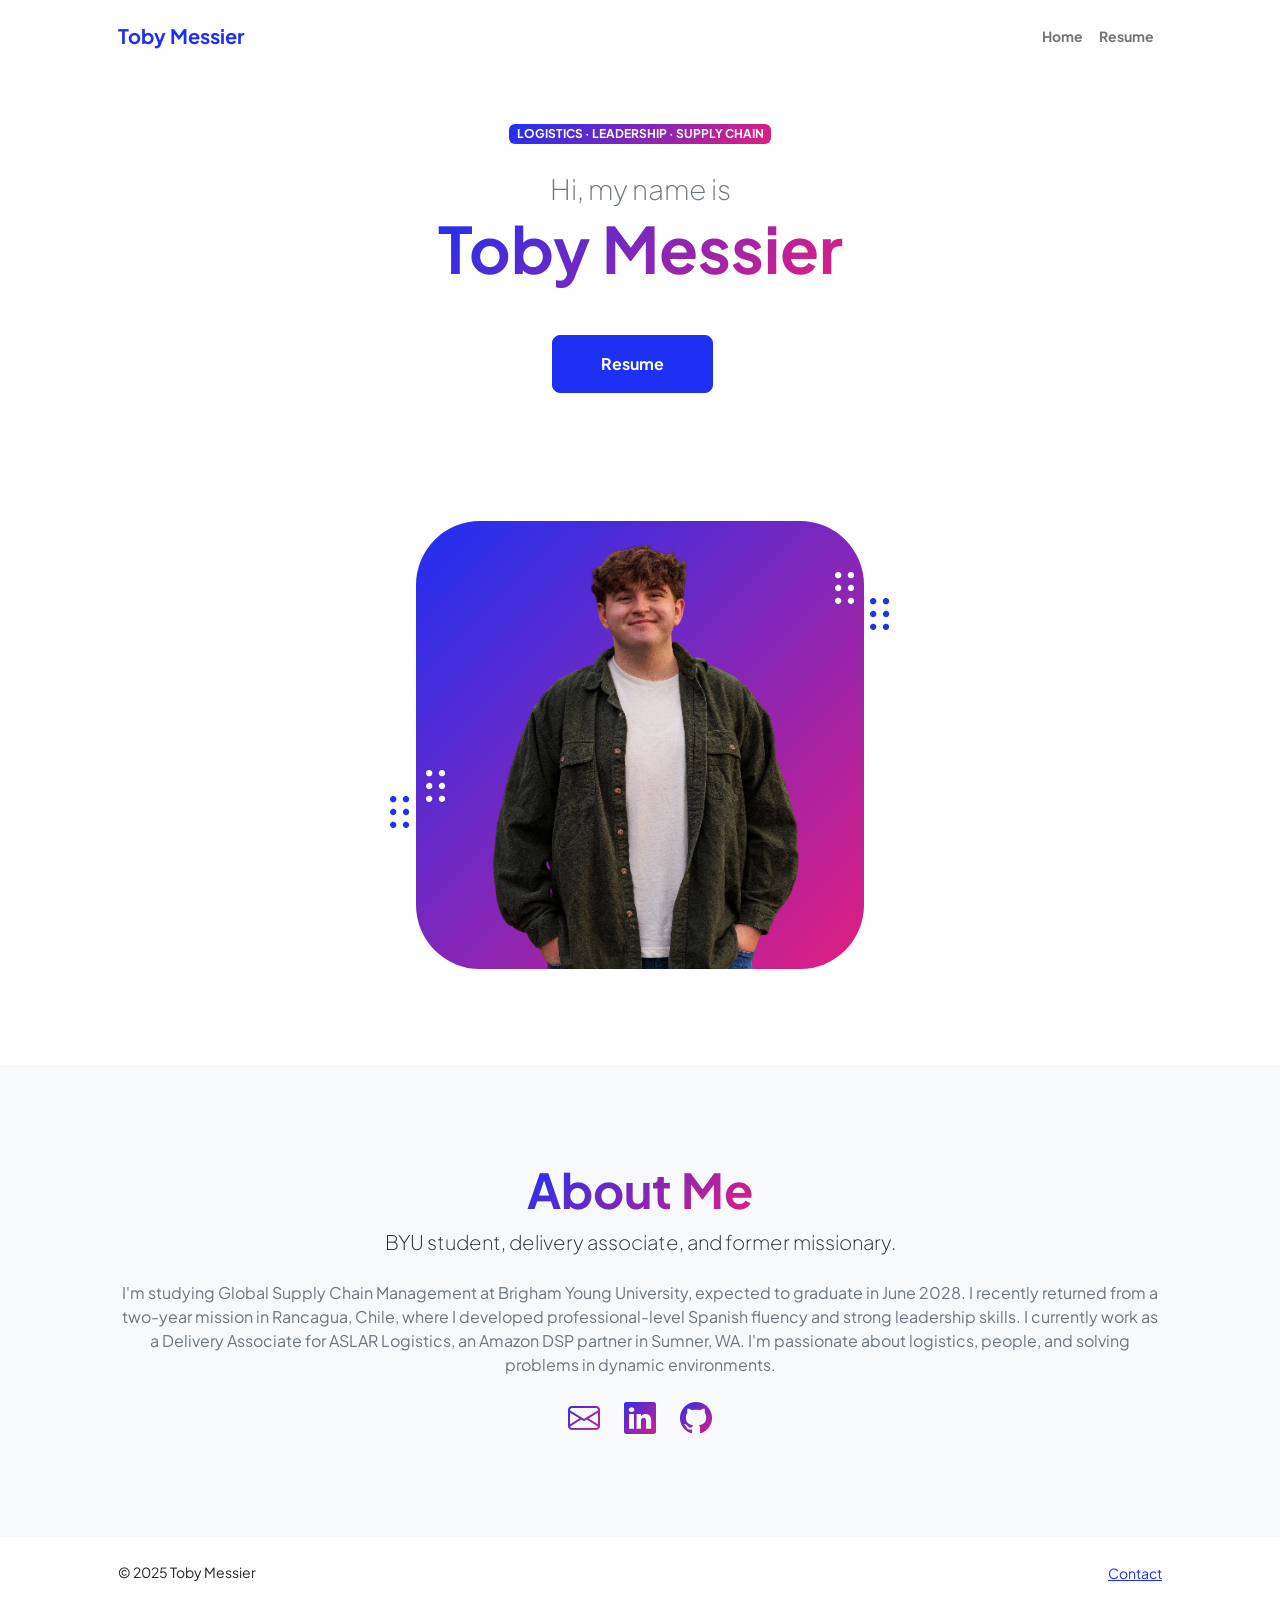
<file: index.html>
<!DOCTYPE html>
<html lang="en">
    <head>
        <meta charset="utf-8" />
        <meta name="viewport" content="width=device-width, initial-scale=1, shrink-to-fit=no" />
        <title>Toby Messier</title>
        <!-- Favicon -->
        <link rel="icon" type="image/x-icon" href="assets/favicon.ico" />
        <!-- Google Font -->
        <link rel="preconnect" href="https://fonts.googleapis.com" />
        <link rel="preconnect" href="https://fonts.gstatic.com" crossorigin />
        <link href="https://fonts.googleapis.com/css2?family=Plus+Jakarta+Sans:wght@100;200;300;400;500;600;700;800;900&display=swap" rel="stylesheet" />
        <!-- Bootstrap Icons -->
        <link href="https://cdn.jsdelivr.net/npm/bootstrap-icons@1.8.1/font/bootstrap-icons.css" rel="stylesheet" />
        <!-- Theme CSS -->
        <link href="css/styles.css" rel="stylesheet" />
    </head>
    <body class="d-flex flex-column h-100">
        <main class="flex-shrink-0">


            <!-- Navigation -->
            <nav class="navbar navbar-expand-lg navbar-light bg-white py-3">
                <div class="container px-5">
                    <a class="navbar-brand" href="index.html"><span class="fw-bolder text-primary">Toby Messier</span></a>
                    <button class="navbar-toggler" type="button" data-bs-toggle="collapse" data-bs-target="#navbarSupportedContent" aria-controls="navbarSupportedContent" aria-expanded="false" aria-label="Toggle navigation"><span class="navbar-toggler-icon"></span></button>
                    <div class="collapse navbar-collapse" id="navbarSupportedContent">
                        <ul class="navbar-nav ms-auto mb-2 mb-lg-0 small fw-bolder">
                            <li class="nav-item"><a class="nav-link" href="index.html">Home</a></li>
                            <li class="nav-item"><a class="nav-link" href="resume.html">Resume</a></li>
                        </ul>
                    </div>
                </div>
            </nav>


            <!-- Header -->
            <header class="py-5">
                <div class="container px-5 pb-5">
                    <div class="row gx-5 align-items-center">
                        <div class="col-xxl-5">
                            <div class="text-center text-xxl-start">
                                <div class="badge bg-gradient-primary-to-secondary text-white mb-4">
                                    <div class="text-uppercase">Logistics &middot; Leadership &middot; Supply Chain</div>
                                </div>
                                <div class="fs-3 fw-light text-muted">Hi, my name is</div>
                                <h1 class="display-3 fw-bolder mb-5"><span class="text-gradient d-inline">Toby Messier</span></h1>
                                <div class="d-grid gap-3 d-sm-flex justify-content-sm-center justify-content-xxl-start mb-3">
                                    <a class="btn btn-primary btn-lg px-5 py-3 me-sm-3 fs-6 fw-bolder" href="resume.html">Resume</a>
                                </div>
                            </div>
                        </div>
                        <div class="col-xxl-7">
                            <div class="d-flex justify-content-center mt-5 mt-xxl-0">
                                <div class="profile bg-gradient-primary-to-secondary">
                                    <img class="profile-img" src="assets/profile.png" alt="Toby Messier" />
                                    <div class="dots-1">
                                        <svg version="1.1" xmlns="http://www.w3.org/2000/svg" xmlns:xlink="http://www.w3.org/1999/xlink" x="0px" y="0px" viewBox="0 0 191.6 1215.4" style="enable-background:new 0 0 191.6 1215.4" xml:space="preserve">
                                            <g transform="translate(0.000000,1280.000000) scale(0.100000,-0.100000)">
                                                <path d="M227.7,12788.6c-105-35-200-141-222-248c-43-206,163-412,369-369c155,32,275,190,260,339c-11,105-90,213-190,262C383.7,12801.6,289.7,12808.6,227.7,12788.6z"></path>
                                                <path d="M1507.7,12788.6c-151-50-253-216-222-362c25-119,136-230,254-255c194-41,395,142,375,339c-11,105-90,213-190,262C1663.7,12801.6,1569.7,12808.6,1507.7,12788.6z"></path>
                                                <path d="M227.7,11508.6c-105-35-200-141-222-248c-43-206,163-412,369-369c155,32,275,190,260,339c-11,105-90,213-190,262C383.7,11521.6,289.7,11528.6,227.7,11508.6z"></path>
                                                <path d="M1507.7,11508.6c-151-50-253-216-222-362c25-119,136-230,254-255c194-41,395,142,375,339c-11,105-90,213-190,262C1663.7,11521.6,1569.7,11528.6,1507.7,11508.6z"></path>
                                                <path d="M227.7,10228.6c-105-35-200-141-222-248c-43-206,163-412,369-369c155,32,275,190,260,339c-11,105-90,213-190,262C383.7,10241.6,289.7,10248.6,227.7,10228.6z"></path>
                                                <path d="M1507.7,10228.6c-105-35-200-141-222-248c-43-206,163-412,369-369c155,32,275,190,260,339c-11,105-90,213-190,262C1663.7,10241.6,1569.7,10248.6,1507.7,10228.6z"></path>
                                            </g>
                                        </svg>
                                    </div>
                                    <div class="dots-2">
                                        <svg version="1.1" xmlns="http://www.w3.org/2000/svg" xmlns:xlink="http://www.w3.org/1999/xlink" x="0px" y="0px" viewBox="0 0 191.6 1215.4" style="enable-background:new 0 0 191.6 1215.4" xml:space="preserve">
                                            <g transform="translate(0.000000,1280.000000) scale(0.100000,-0.100000)">
                                                <path d="M227.7,12788.6c-105-35-200-141-222-248c-43-206,163-412,369-369c155,32,275,190,260,339c-11,105-90,213-190,262C383.7,12801.6,289.7,12808.6,227.7,12788.6z"></path>
                                                <path d="M1507.7,12788.6c-151-50-253-216-222-362c25-119,136-230,254-255c194-41,395,142,375,339c-11,105-90,213-190,262C1663.7,12801.6,1569.7,12808.6,1507.7,12788.6z"></path>
                                                <path d="M227.7,11508.6c-105-35-200-141-222-248c-43-206,163-412,369-369c155,32,275,190,260,339c-11,105-90,213-190,262C383.7,11521.6,289.7,11528.6,227.7,11508.6z"></path>
                                                <path d="M1507.7,11508.6c-151-50-253-216-222-362c25-119,136-230,254-255c194-41,395,142,375,339c-11,105-90,213-190,262C1663.7,11521.6,1569.7,11528.6,1507.7,11508.6z"></path>
                                                <path d="M227.7,10228.6c-105-35-200-141-222-248c-43-206,163-412,369-369c155,32,275,190,260,339c-11,105-90,213-190,262C383.7,10241.6,289.7,10248.6,227.7,10228.6z"></path>
                                                <path d="M1507.7,10228.6c-105-35-200-141-222-248c-43-206,163-412,369-369c155,32,275,190,260,339c-11,105-90,213-190,262C1663.7,10241.6,1569.7,10248.6,1507.7,10228.6z"></path>
                                            </g>
                                        </svg>
                                    </div>
                                    <div class="dots-3">
                                        <svg version="1.1" xmlns="http://www.w3.org/2000/svg" xmlns:xlink="http://www.w3.org/1999/xlink" x="0px" y="0px" viewBox="0 0 191.6 1215.4" style="enable-background:new 0 0 191.6 1215.4" xml:space="preserve">
                                            <g transform="translate(0.000000,1280.000000) scale(0.100000,-0.100000)">
                                                <path d="M227.7,12788.6c-105-35-200-141-222-248c-43-206,163-412,369-369c155,32,275,190,260,339c-11,105-90,213-190,262C383.7,12801.6,289.7,12808.6,227.7,12788.6z"></path>
                                                <path d="M1507.7,12788.6c-151-50-253-216-222-362c25-119,136-230,254-255c194-41,395,142,375,339c-11,105-90,213-190,262C1663.7,12801.6,1569.7,12808.6,1507.7,12788.6z"></path>
                                                <path d="M227.7,11508.6c-105-35-200-141-222-248c-43-206,163-412,369-369c155,32,275,190,260,339c-11,105-90,213-190,262C383.7,11521.6,289.7,11528.6,227.7,11508.6z"></path>
                                                <path d="M1507.7,11508.6c-151-50-253-216-222-362c25-119,136-230,254-255c194-41,395,142,375,339c-11,105-90,213-190,262C1663.7,11521.6,1569.7,11528.6,1507.7,11508.6z"></path>
                                                <path d="M227.7,10228.6c-105-35-200-141-222-248c-43-206,163-412,369-369c155,32,275,190,260,339c-11,105-90,213-190,262C383.7,10241.6,289.7,10248.6,227.7,10228.6z"></path>
                                                <path d="M1507.7,10228.6c-105-35-200-141-222-248c-43-206,163-412,369-369c155,32,275,190,260,339c-11,105-90,213-190,262C1663.7,10241.6,1569.7,10248.6,1507.7,10228.6z"></path>
                                            </g>
                                        </svg>
                                    </div>
                                    <div class="dots-4">
                                        <svg version="1.1" xmlns="http://www.w3.org/2000/svg" xmlns:xlink="http://www.w3.org/1999/xlink" x="0px" y="0px" viewBox="0 0 191.6 1215.4" style="enable-background:new 0 0 191.6 1215.4" xml:space="preserve">
                                            <g transform="translate(0.000000,1280.000000) scale(0.100000,-0.100000)">
                                                <path d="M227.7,12788.6c-105-35-200-141-222-248c-43-206,163-412,369-369c155,32,275,190,260,339c-11,105-90,213-190,262C383.7,12801.6,289.7,12808.6,227.7,12788.6z"></path>
                                                <path d="M1507.7,12788.6c-151-50-253-216-222-362c25-119,136-230,254-255c194-41,395,142,375,339c-11,105-90,213-190,262C1663.7,12801.6,1569.7,12808.6,1507.7,12788.6z"></path>
                                                <path d="M227.7,11508.6c-105-35-200-141-222-248c-43-206,163-412,369-369c155,32,275,190,260,339c-11,105-90,213-190,262C383.7,11521.6,289.7,11528.6,227.7,11508.6z"></path>
                                                <path d="M1507.7,11508.6c-151-50-253-216-222-362c25-119,136-230,254-255c194-41,395,142,375,339c-11,105-90,213-190,262C1663.7,11521.6,1569.7,11528.6,1507.7,11508.6z"></path>
                                                <path d="M227.7,10228.6c-105-35-200-141-222-248c-43-206,163-412,369-369c155,32,275,190,260,339c-11,105-90,213-190,262C383.7,10241.6,289.7,10248.6,227.7,10228.6z"></path>
                                                <path d="M1507.7,10228.6c-105-35-200-141-222-248c-43-206,163-412,369-369c155,32,275,190,260,339c-11,105-90,213-190,262C1663.7,10241.6,1569.7,10248.6,1507.7,10228.6z"></path>
                                            </g>
                                        </svg>
                                    </div>
                                </div>
                            </div>
                        </div>
                    </div>
                </div>
            </header>


            <!-- About Section -->
            <section class="bg-light py-5">
                <div class="container px-5">
                    <div class="row gx-5 justify-content-center">
                        <div class="col-xxl-8">
                            <div class="text-center my-5">
                                <h2 class="display-5 fw-bolder"><span class="text-gradient d-inline">About Me</span></h2>
                                <p class="lead fw-light mb-4">BYU student, delivery associate, and former missionary.</p>
                                <p class="text-muted">I'm studying Global Supply Chain Management at Brigham Young University, expected to graduate in June 2028. I recently returned from a two-year mission in Rancagua, Chile, where I developed professional-level Spanish fluency and strong leadership skills. I currently work as a Delivery Associate for ASLAR Logistics, an Amazon DSP partner in Sumner, WA. I'm passionate about logistics, people, and solving problems in dynamic environments.</p>
                                <div class="d-flex justify-content-center fs-2 gap-4">
                                    <a class="text-gradient" href="mailto:messier.toby.g@gmail.com"><i class="bi bi-envelope"></i></a>
                                    <a class="text-gradient" href="https://linkedin.com/"><i class="bi bi-linkedin"></i></a>
                                    <a class="text-gradient" href="https://github.com/Stinkywaffle"><i class="bi bi-github"></i></a>
                                </div>
                            </div>
                        </div>
                    </div>
                </div>
            </section>


        </main>


        <!-- Footer -->
        <footer class="bg-white py-4 mt-auto">
            <div class="container px-5">
                <div class="row align-items-center justify-content-between flex-column flex-sm-row">
                    <div class="col-auto"><div class="small m-0">© 2025 Toby Messier</div></div>
                    <div class="col-auto">
                        <a class="small" href="mailto:messier.toby.g@gmail.com">Contact</a>
                    </div>
                </div>
            </div>
        </footer>


        <!-- Bootstrap JS -->
        <script src="https://cdn.jsdelivr.net/npm/bootstrap@5.2.3/dist/js/bootstrap.bundle.min.js"></script>
        <!-- Theme JS -->
        <script src="js/scripts.js"></script>


    </body>
</html>
</file>
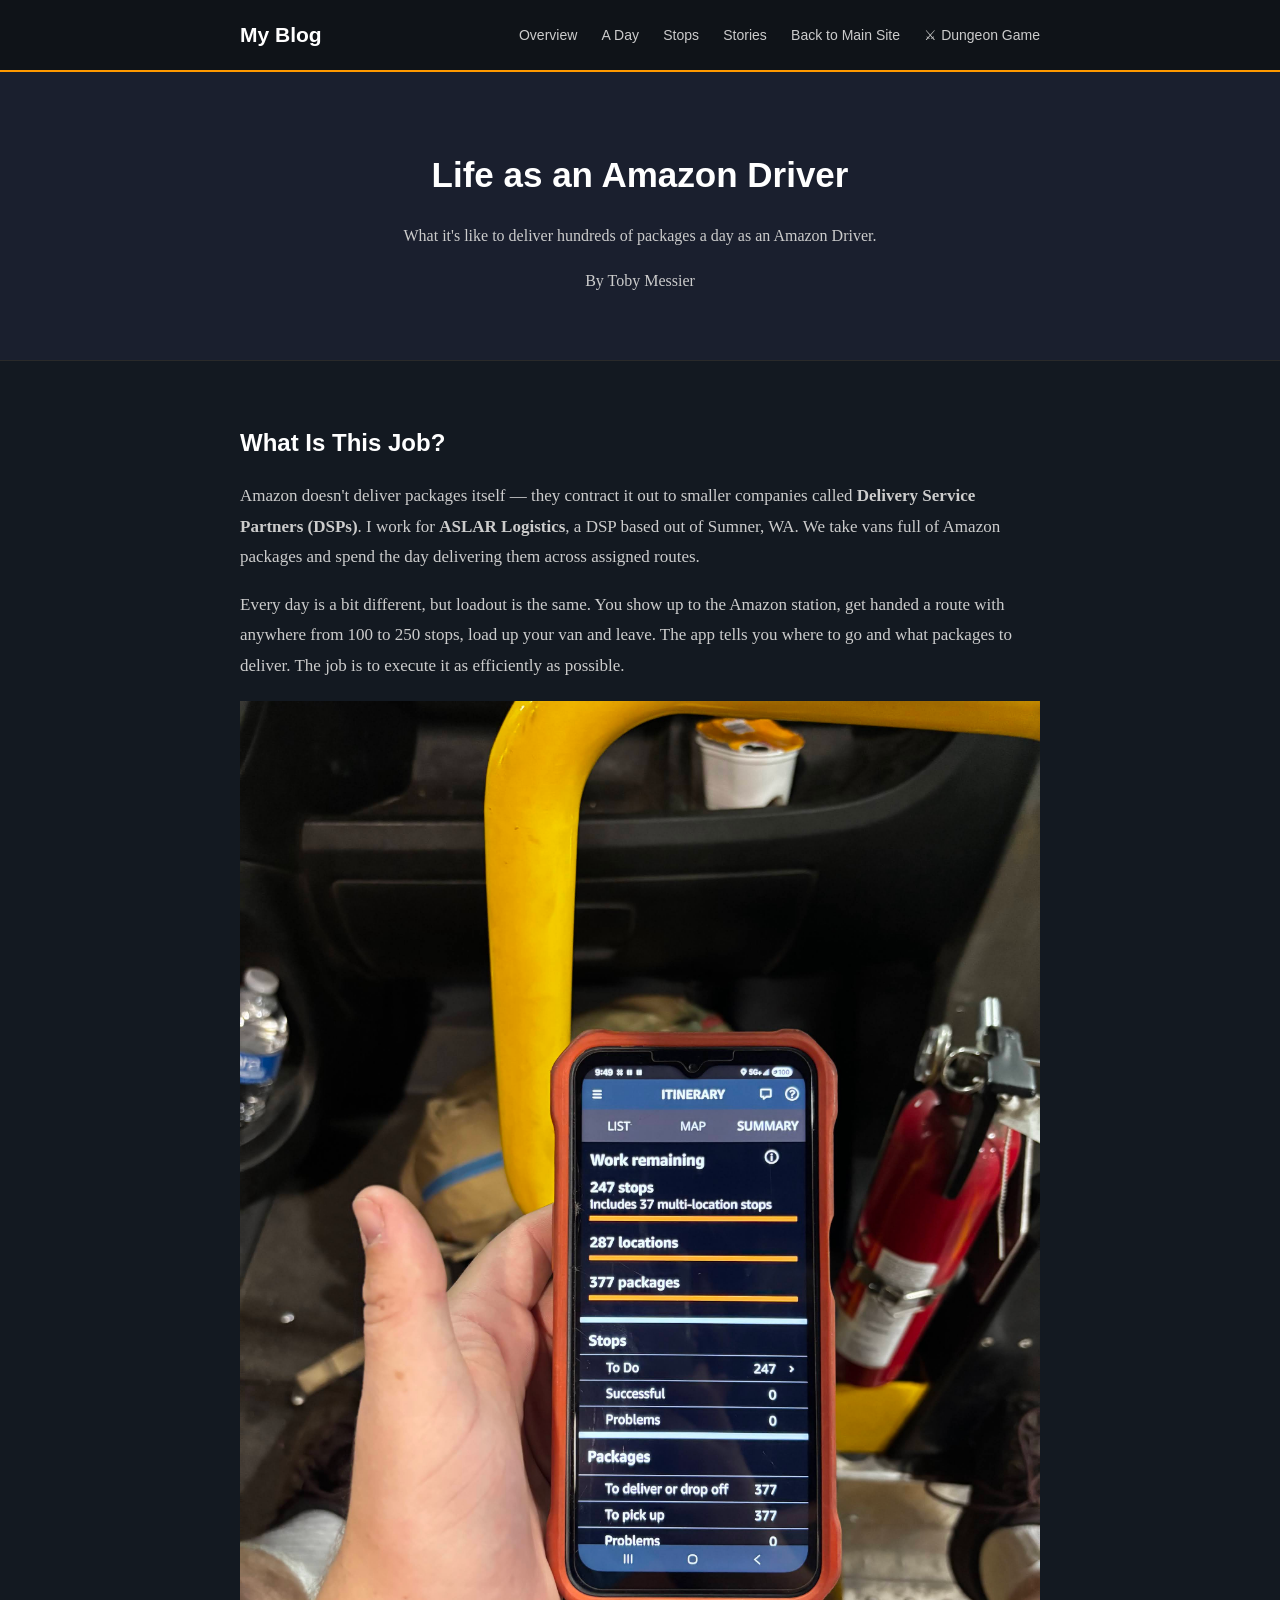
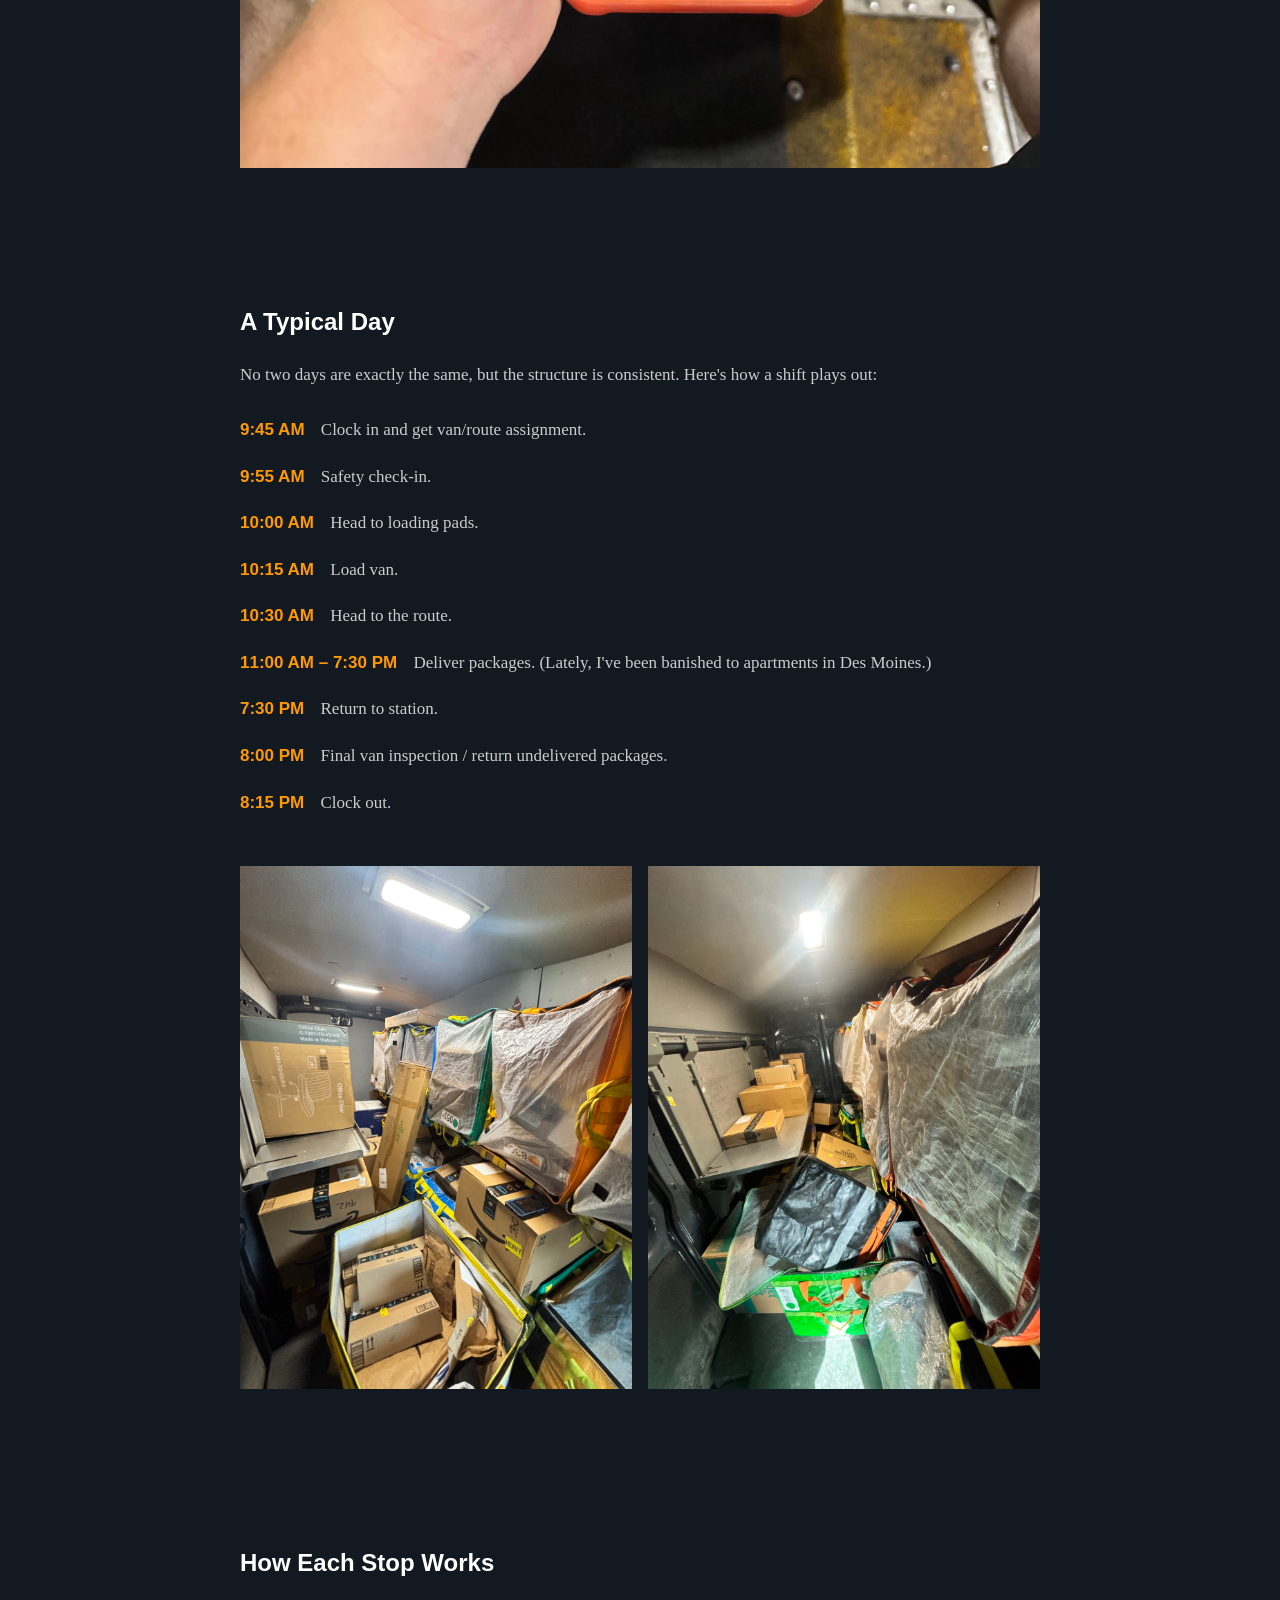
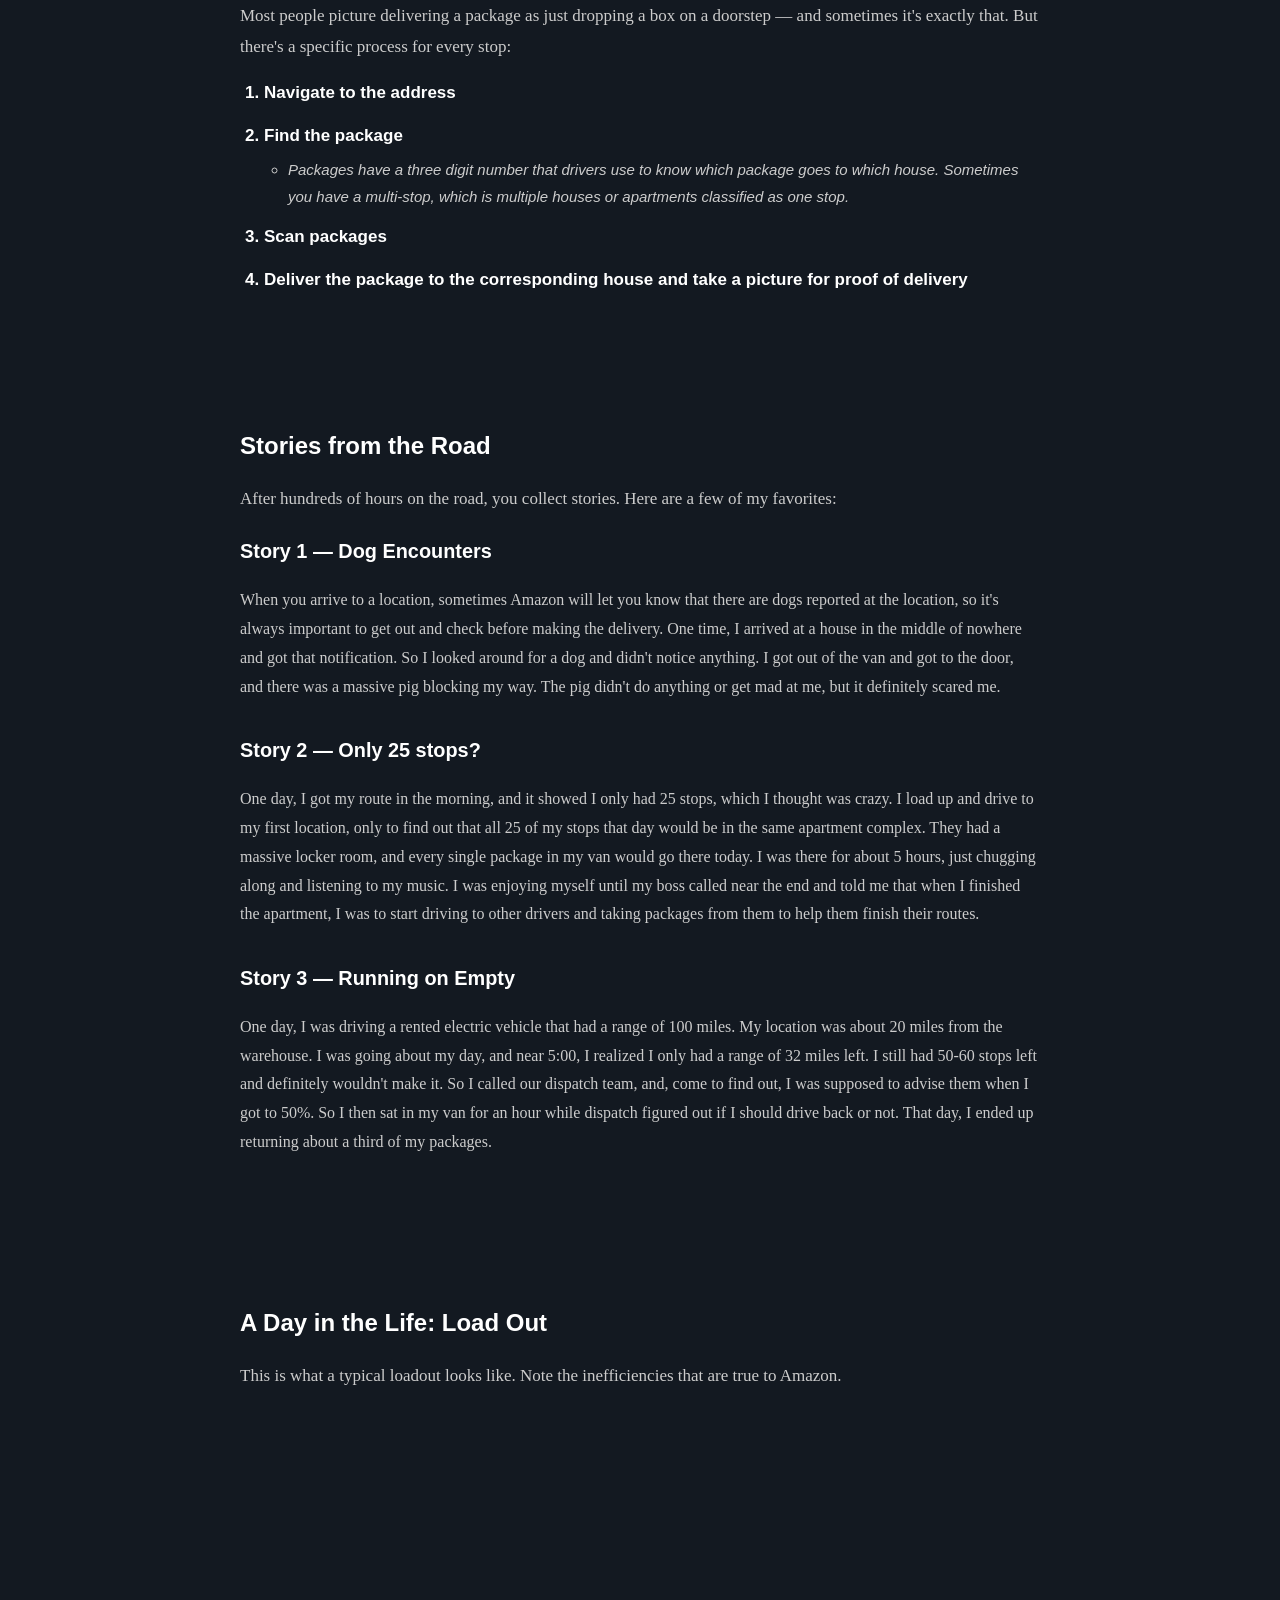
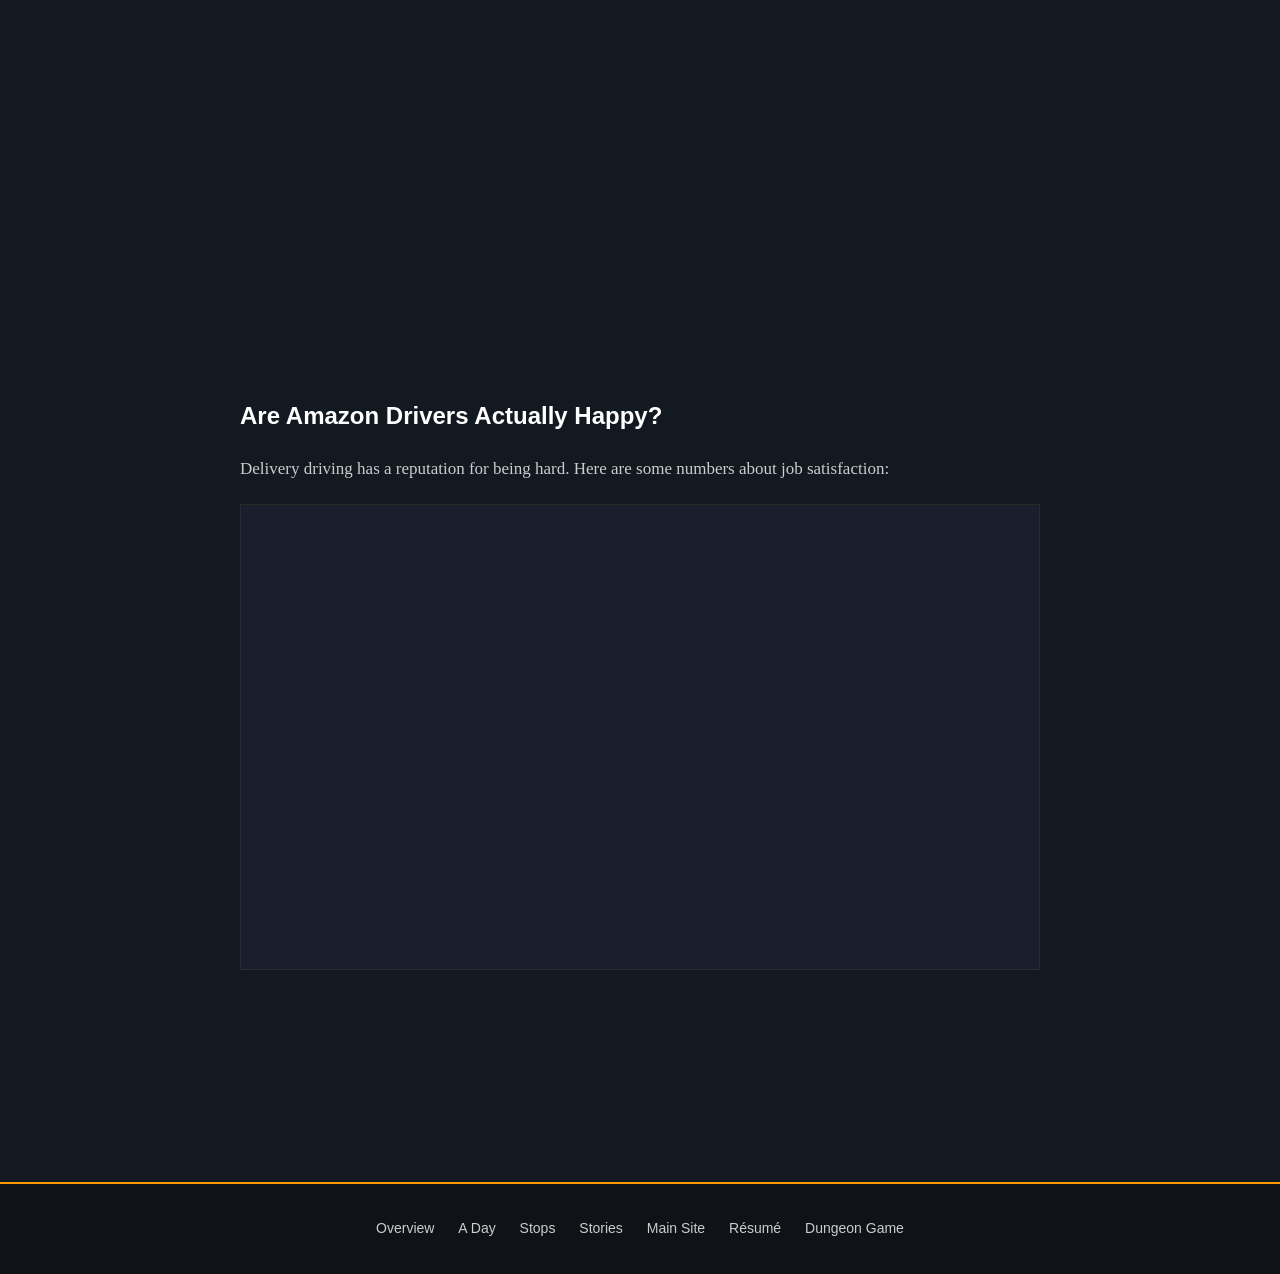
<file: blog.html>
<!DOCTYPE html>
<html lang="en">
<head>
  <meta charset="UTF-8"/>
  <meta name="viewport" content="width=device-width, initial-scale=1.0"/>
  <title>Life as an Amazon Driver</title>
  <link rel="stylesheet" href="blog-style.css"/>
</head>
<body>


  <!-- Navigation Bar -->
  <div id="top-nav">
    <div class="nav-inner">
      <div class="nav-logo">My Blog</div>
      <nav>
        <a href="#overview">Overview</a>
        <a href="#typical-day">A Day</a>
        <a href="#how-stops-work">Stops</a>
        <a href="#storys">Stories</a>
        <a href="index.html">Back to Main Site</a>
        <a href="game.html">⚔ Dungeon Game</a>
      </nav>
    </div>
  </div>


  <!-- Page Header -->
  <div id="blog-header">
    <h1>Life as an Amazon Driver</h1>
    <p>What it's like to deliver hundreds of packages a day as an Amazon Driver.</p>
    <p>By Toby Messier</p>
  </div>


  <!-- Main Content -->
  <div id="main-content">


    <!-- Overview Section -->
    <div class="blog-section" id="overview">
      <h2>What Is This Job?</h2>
      <p>
        Amazon doesn't deliver packages itself — they contract it out to smaller companies
        called <strong>Delivery Service Partners (DSPs)</strong>. I work for
        <strong>ASLAR Logistics</strong>, a DSP based out of Sumner, WA. We take vans full of
        Amazon packages and spend the day delivering them across assigned routes.
      </p>
      <p>
        Every day is a bit different, but loadout is the same. You show up to the Amazon station,
        get handed a route with anywhere from 100 to 250 stops, load up your van and leave. The app
        tells you where to go and what packages to deliver. The job is to execute it as efficiently
        as possible.
      </p>
      <img src="images/IMG_2423.jpg" alt="Amazon delivery app showing 247 stops and 377 packages" class="blog-img"/>
    </div>


    <!-- A Typical Day Section -->
    <div class="blog-section" id="typical-day">
      <h2>A Typical Day</h2>
      <p>No two days are exactly the same, but the structure is consistent. Here's how a shift plays out:</p>
      <ul class="schedule-list">
        <li><span class="time">9:45 AM</span> Clock in and get van/route assignment.</li>
        <li><span class="time">9:55 AM</span> Safety check-in.</li>
        <li><span class="time">10:00 AM</span> Head to loading pads.</li>
        <li><span class="time">10:15 AM</span> Load van.</li>
        <li><span class="time">10:30 AM</span> Head to the route.</li>
        <li><span class="time">11:00 AM – 7:30 PM</span> Deliver packages. (Lately, I've been banished to apartments in Des Moines.)</li>
        <li><span class="time">7:30 PM</span> Return to station.</li>
        <li><span class="time">8:00 PM</span> Final van inspection / return undelivered packages.</li>
        <li><span class="time">8:15 PM</span> Clock out.</li>
      </ul>
      <div class="img-row">
        <div>
          <img src="images/IMG_5108.jpg" alt="Inside of fully loaded Amazon delivery van" class="blog-img"/>
        </div>
        <div>
          <img src="images/IMG_4429.jpg" alt="Side view of packed Amazon delivery van" class="blog-img"/>
        </div>
      </div>
    </div>


    <!-- How Each Stop Works Section -->
    <div class="blog-section" id="how-stops-work">
      <h2>How Each Stop Works</h2>
      <p>Most people picture delivering a package as just dropping a box on a doorstep — and sometimes it's exactly that. But there's a specific process for every stop:</p>
      <ol class="stop-steps">
        <li>Navigate to the address</li>
        <li>
          Find the package
          <ul>
            <li><em>Packages have a three digit number that drivers use to know which package goes to which house. Sometimes you have a multi-stop, which is multiple houses or apartments classified as one stop.</em></li>
          </ul>
        </li>
        <li>Scan packages</li>
        <li>Deliver the package to the corresponding house and take a picture for proof of delivery</li>
      </ol>
    </div>


    <!-- Stories Section -->
    <div class="blog-section" id="storys">
      <h2>Stories from the Road</h2>
      <p>After hundreds of hours on the road, you collect stories. Here are a few of my favorites:</p>

      <div class="story-card">
        <h3>Story 1 — Dog Encounters</h3>
        <p>
          When you arrive to a location, sometimes Amazon will let you know that there are dogs
          reported at the location, so it's always important to get out and check before making
          the delivery. One time, I arrived at a house in the middle of nowhere and got that
          notification. So I looked around for a dog and didn't notice anything. I got out of
          the van and got to the door, and there was a massive pig blocking my way. The pig
          didn't do anything or get mad at me, but it definitely scared me.
        </p>
      </div>

      <div class="story-card">
        <h3>Story 2 — Only 25 stops?</h3>
        <p>
          One day, I got my route in the morning, and it showed I only had 25 stops, which I
          thought was crazy. I load up and drive to my first location, only to find out that
          all 25 of my stops that day would be in the same apartment complex. They had a massive
          locker room, and every single package in my van would go there today. I was there for
          about 5 hours, just chugging along and listening to my music. I was enjoying myself
          until my boss called near the end and told me that when I finished the apartment, I
          was to start driving to other drivers and taking packages from them to help them finish
          their routes.
        </p>
      </div>

      <div class="story-card">
        <h3>Story 3 — Running on Empty</h3>
        <p>
          One day, I was driving a rented electric vehicle that had a range of 100 miles. My
          location was about 20 miles from the warehouse. I was going about my day, and near
          5:00, I realized I only had a range of 32 miles left. I still had 50-60 stops left
          and definitely wouldn't make it. So I called our dispatch team, and, come to find out,
          I was supposed to advise them when I got to 50%. So I then sat in my van for an hour
          while dispatch figured out if I should drive back or not. That day, I ended up
          returning about a third of my packages.
        </p>
      </div>
    </div>


    <!-- Video Section -->
    <div class="blog-section" id="video">
      <h2>A Day in the Life: Load Out</h2>
      <p>This is what a typical loadout looks like. Note the inefficiencies that are true to Amazon.</p>
      <div class="video-wrapper">
        <iframe
          src="https://www.youtube.com/embed/TTNI0BpCIo0"
          title="Amazon Delivery Driver Day in the Life"
          allow="accelerometer; autoplay; clipboard-write; encrypted-media; gyroscope; picture-in-picture; web-share"
          allowfullscreen>
        </iframe>
      </div>
    </div>


    <!-- Tableau Graph Section -->
    <div class="blog-section" id="data">
      <h2>Are Amazon Drivers Actually Happy?</h2>
      <p>Delivery driving has a reputation for being hard. Here are some numbers about job satisfaction:</p>
      <div class="tableau-wrapper">
        <div class='tableauPlaceholder' id='viz1776216250487' style='position: relative'>
          <noscript>
            <a href='#'><img alt='Job satisfaction' src='https://public.tableau.com/static/images/Jo/JobSatisfaction_16388187468810/JobSatisfaction/1_rss.png' style='border: none'/></a>
          </noscript>
          <object class='tableauViz' style='display:none;'>
            <param name='host_url' value='https%3A%2F%2Fpublic.tableau.com%2F'/>
            <param name='embed_code_version' value='3'/>
            <param name='site_root' value=''/>
            <param name='name' value='JobSatisfaction_16388187468810/JobSatisfaction'/>
            <param name='tabs' value='no'/>
            <param name='toolbar' value='yes'/>
            <param name='static_image' value='https://public.tableau.com/static/images/Jo/JobSatisfaction_16388187468810/JobSatisfaction/1.png'/>
            <param name='animate_transition' value='yes'/>
            <param name='display_static_image' value='yes'/>
            <param name='display_spinner' value='yes'/>
            <param name='display_overlay' value='yes'/>
            <param name='display_count' value='yes'/>
            <param name='language' value='en-US'/>
          </object>
        </div>
        <script type='text/javascript'>
          var divElement = document.getElementById('viz1776216250487');
          var vizElement = divElement.getElementsByTagName('object')[0];
          if (divElement.offsetWidth > 800) {
            vizElement.style.width = '100%';
            vizElement.style.height = (divElement.offsetWidth * 0.75) + 'px';
          } else if (divElement.offsetWidth > 500) {
            vizElement.style.width = '100%';
            vizElement.style.height = (divElement.offsetWidth * 0.75) + 'px';
          } else {
            vizElement.style.width = '100%';
            vizElement.style.height = '727px';
          }
          var scriptElement = document.createElement('script');
          scriptElement.src = 'https://public.tableau.com/javascripts/api/viz_v1.js';
          vizElement.parentNode.insertBefore(scriptElement, vizElement);
        </script>
      </div>
    </div>


  </div>


  <!-- Footer -->
  <div id="blog-footer">
    <a href="#overview">Overview</a>
    <a href="#typical-day">A Day</a>
    <a href="#how-stops-work">Stops</a>
    <a href="#storys">Stories</a>
    <a href="index.html">Main Site</a>
    <a href="resume.html">Résumé</a>
    <a href="game.html">Dungeon Game</a>
  </div>


</body>
</html>
</file>
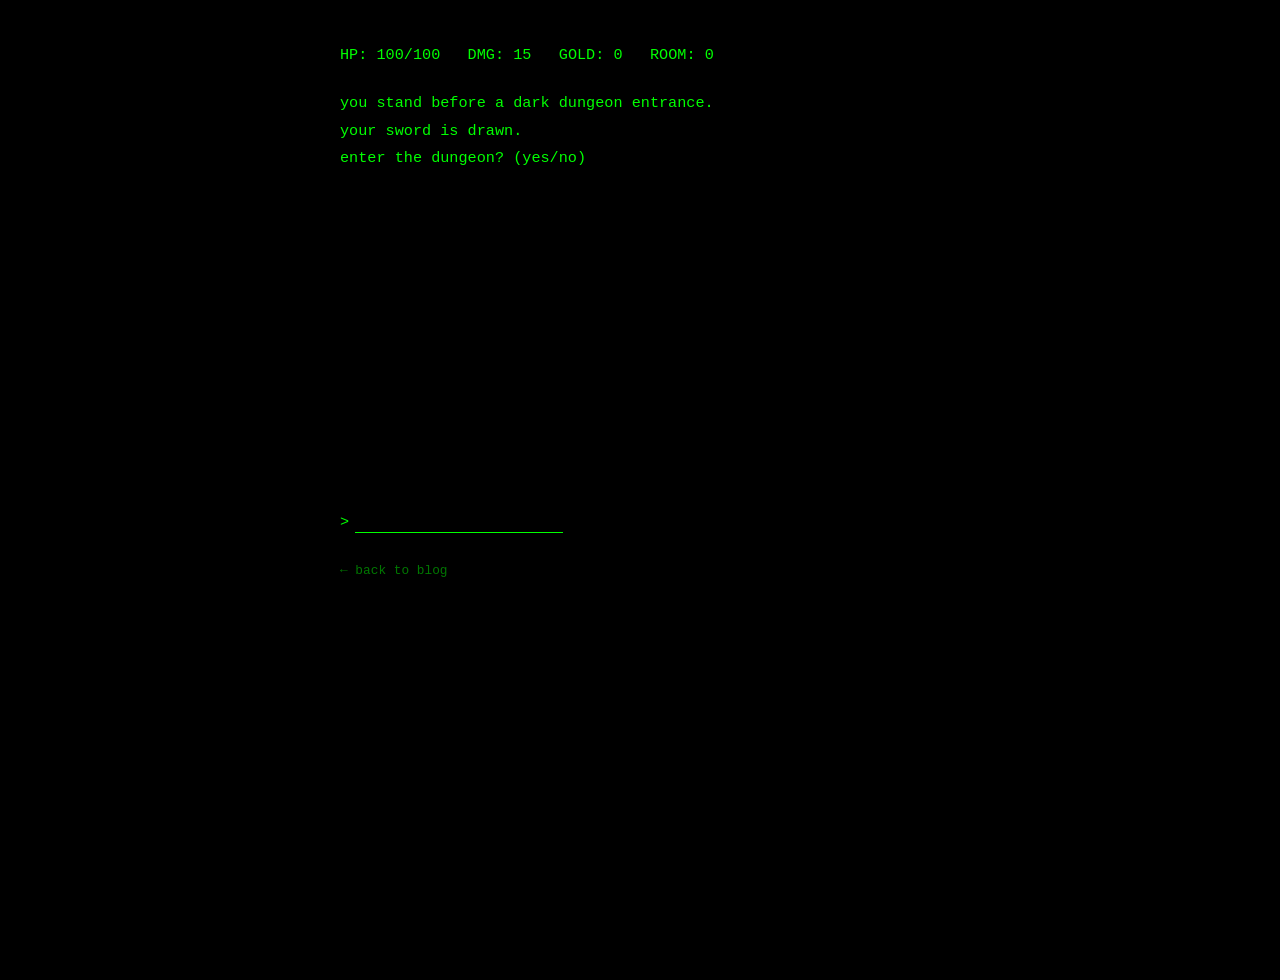
<file: game.html>
<!DOCTYPE html>
<html lang="en">
<head>
  <meta charset="UTF-8"/>
  <meta name="viewport" content="width=device-width, initial-scale=1.0"/>
  <title>Dungeon</title>
  <style>

    body {
      background-color: #000;
      color: #00ff00;
      font-family: 'Courier New', Courier, monospace;
      font-size: 0.95rem;
      margin: 0;
      padding: 40px 30px;
      min-height: 100vh;
    }

    #screen {
      max-width: 600px;
      margin: 0 auto;
    }

    #stats {
      margin-bottom: 20px;
      line-height: 2;
    }

    #log {
      height: 400px;
      overflow-y: auto;
      margin-bottom: 20px;
      line-height: 1.8;
    }

    #log p { margin: 0; }

    .dim    { color: #00ff00; }
    .bright { color: #00ff00; }
    .warn   { color: #00ff00; }
    .danger { color: #00ff00; }
    .gold   { color: #00ff00; }

    #input-row {
      display: flex;
      align-items: center;
      gap: 6px;
    }

    #input-row span { color: #00ff00; }

    input {
      background: #000;
      color: #00ff00;
      border: none;
      border-bottom: 1px solid #00ff00;
      font-family: 'Courier New', Courier, monospace;
      font-size: 0.95rem;
      outline: none;
      width: 200px;
      padding: 2px 4px;
    }

    a {
      display: block;
      margin-top: 30px;
      color: #007700;
      font-size: 0.8rem;
      text-decoration: none;
    }

    a:hover { color: #00ff00; }

  </style>
</head>
<body>
<div id="screen">

  <div id="stats">
    HP: <span id="s-hp">100</span>/<span id="s-maxhp">100</span> &nbsp; DMG: <span id="s-dmg">15</span> &nbsp; GOLD: <span id="s-gold">0</span> &nbsp; ROOM: <span id="s-room">0</span>
  </div>

  <div id="log"></div>

  <div id="input-row">
    <span>&gt;</span>
    <input id="inp" type="text" autocomplete="off"/>
  </div>

  <a href="blog.html">← back to blog</a>

</div>

<script>

  let player = {};
  let enemy = {};
  let roomNumber = 0;
  let gameState = '';
  let shopOptions = [];


  function initGame() {
    player = { hp: 100, maxHp: 100, damage: 20, gold: 0 };
    enemy = {};
    roomNumber = 0;
    gameState = 'start';
    clearLog();
    print('you stand before a dark dungeon entrance.', 'bright');
    print('your sword is drawn.', 'dim');
    ask('enter the dungeon? (yes/no)');
  }


  function handleInput() {
    let raw = document.getElementById('inp').value.trim().toLowerCase();
    document.getElementById('inp').value = '';
    if (!raw) return;

    print('> ' + raw, 'dim');

    if (gameState === 'dead' || gameState === 'escaped') {
      if (raw === 'yes' || raw === 'y') initGame();
      else { print('farewell.', 'dim'); disableInput(); }
      return;
    }

    let yes = raw === 'yes' || raw === 'y';
    let no  = raw === 'no'  || raw === 'n';
    let one = raw === '1';
    let two = raw === '2';

    if (gameState === 'shop') {
      if (!one && !two) { ask('type 1 or 2.'); return; }
      handleShopInput(one);
      return;
    }

    if (!yes && !no) { ask('type yes or no.'); return; }

    if (gameState === 'start') {
      yes ? generateRoom() : (print('you walk away.', 'dim'), disableInput());

    } else if (gameState === 'continue') {
      yes ? generateRoom() : escape();

    } else if (gameState === 'combat') {
      yes ? combatRound() : (print('you cannot flee mid-combat.', 'warn'), ask('attack? (yes/no)'));

    } else if (gameState === 'shop-continue') {
      yes ? offerShop() : leaveShop();
    }
  }


  function generateRoom() {
    roomNumber++;
    updateStats();
    print('');
    print('');
    print('-- room ' + roomNumber + ' --', 'bright');
    if (roomNumber % 5 === 0) print('something feels stronger here...', 'warn');

    let roll = Math.random();
    if (roll < 0.55) spawnEnemy();
    else if (roll < 0.75 || roomNumber === 1) findGold();
    else findShop();
  }


  function spawnEnemy() {
    let tier = Math.floor(roomNumber / 5);

    /* Every 5 rooms, only one of hp or damage increases - randomly chosen */
    let hpBonus = 0;
    let dmgBonus = 0;
    if (tier > 0) {
      if (Math.random() < 0.5) { hpBonus = tier * 15; }
      else { dmgBonus = tier * 5; }
    }

    enemy = {
      hp: 20 + hpBonus + Math.floor(Math.random() * 10),
      damage: 8 + dmgBonus + Math.floor(Math.random() * 5),
      name: getEnemyName(tier)
    };
    print('a ' + enemy.name + ' blocks your path.');
    print('enemy hp: ' + enemy.hp + '  enemy damage: ' + enemy.damage);
    let previewChance = Math.min(Math.floor((player.damage / enemy.hp) * 100), 95);
    print('hit chance: ' + previewChance + '%');
    gameState = 'combat';
    ask('attack? (yes/no)');
  }


  function combatRound() {
    let hitChance = Math.min(Math.floor((player.damage / enemy.hp) * 100), 95);
    let roll = Math.floor(Math.random() * 100) + 1;

    if (roll <= hitChance) {
      let gold = roomNumber * 5;
      player.gold += gold;
      print('hit. the ' + enemy.name + ' is dead.');
      print('it drops ' + gold + ' gold.');
      updateStats();
      gameState = 'continue';
      ask('continue deeper? (yes/no)');
    } else {
      player.hp -= enemy.damage;
      print('miss. the ' + enemy.name + ' hits you for ' + enemy.damage + '.');
      print('hp: ' + Math.max(player.hp, 0) + '/' + player.maxHp);
      updateStats();
      if (player.hp <= 0) { gameOver(); return; }
      ask('attack again? (yes/no)');
    }
  }


  function findGold() {
    let multiplier = Math.floor(Math.random() * 7) + 2;
    let gold = roomNumber * 5 * multiplier;
    player.gold += gold;
    print('the room is empty. you find ' + gold + ' gold.');
    updateStats();
    gameState = 'continue';
    ask('continue deeper? (yes/no)');
  }


  function findShop() {
    print('a merchant sits in the shadows.', 'bright');
    print('"wares for sale."', 'dim');
    offerShop();
  }


  function offerShop() {
    let base = roomNumber * 5;
    let healCost  = base;
    let dmgCost   = Math.ceil(base * 1.5);
    let maxhpCost = Math.ceil(base * 1.75);

    let all = [
      { label: 'damage upgrade — +5% damage  (' + dmgCost + 'g)',   cost: dmgCost,   type: 'dmg' },
      { label: 'max hp upgrade — +5% max hp  (' + maxhpCost + 'g)', cost: maxhpCost, type: 'maxhp' }
    ];

    if (player.hp < player.maxHp) {
      all.push({ label: 'full heal — restore all hp  (' + healCost + 'g)', cost: healCost, type: 'hp' });
    }

    /* Shuffle and pick 2 */
    all.sort(() => Math.random() - 0.5);
    shopOptions = all.slice(0, 2);

    print('');
    print('your gold: ' + player.gold);
    print('1.  ' + shopOptions[0].label);
    print('2.  ' + shopOptions[1].label);
    gameState = 'shop';
    ask('buy which? (1/2)');
  }


  function handleShopInput(isOne) {
    let choice = isOne ? shopOptions[0] : shopOptions[1];
    if (player.gold < choice.cost) {
      let broke = [
        '"you call that gold? my grandmother carries more coin."',
        '"come back when you can afford it, peasant."',
        '"i\'ve seen goblins with more wealth than you."',
        '"perhaps try finding some gold before wasting my time."',
        '"bold of you to browse with empty pockets."'
      ];
      print(broke[Math.floor(Math.random() * broke.length)]);
      gameState = 'continue';
      ask('continue deeper? (yes/no)');
    } else {
      player.gold -= choice.cost;
      if (choice.type === 'hp') {
        player.hp = player.maxHp;
        print('you are fully healed. hp: ' + player.hp + '/' + player.maxHp);
      } else if (choice.type === 'dmg') {
        player.damage = Math.ceil(player.damage * 1.05);
        print('blade sharpened. damage: ' + player.damage);
      } else {
        let increase = Math.ceil(player.maxHp * 0.05);
        player.maxHp += increase;
        player.hp += increase;
        print('you feel stronger. max hp: ' + player.maxHp);
      }
      updateStats();
      gameState = 'shop-continue';
      ask('browse again? (yes/no)');
    }
  }


  function leaveShop() {
    print('"safe travels." the merchant vanishes.', 'dim');
    gameState = 'continue';
    ask('continue deeper? (yes/no)');
  }


  function escape() {
    print('');
    print('you escape the dungeon.', 'bright');
    print('rooms cleared: ' + roomNumber + '  gold: ' + player.gold, 'gold');
    gameState = 'escaped';
    ask('play again? (yes/no)');
  }


  function gameOver() {
    player.hp = 0;
    updateStats();
    print('');
    print('you died.', 'danger');
    print('rooms survived: ' + roomNumber + '  gold: ' + player.gold, 'dim');
    gameState = 'dead';
    ask('play again? (yes/no)');
  }


  function getEnemyName(tier) {
    let names = [
      ['goblin', 'skeleton', 'giant rat'],
      ['orc', 'zombie', 'dark elf'],
      ['troll', 'wraith', 'stone golem'],
      ['demon', 'vampire', 'shadow beast'],
      ['dragon spawn', 'lich', 'void walker']
    ];
    let t = Math.min(tier, names.length - 1);
    return names[t][Math.floor(Math.random() * names[t].length)];
  }


  function print(msg, cls) {
    let log = document.getElementById('log');
    let p = document.createElement('p');
    p.className = cls || '';
    p.textContent = msg;
    log.appendChild(p);
    log.scrollTop = log.scrollHeight;
  }


  function ask(q) { print(q, 'warn'); }


  function clearLog() { document.getElementById('log').innerHTML = ''; }


  function disableInput() {
    document.getElementById('inp').disabled = true;
  }


  function updateStats() {
    document.getElementById('s-hp').textContent = Math.max(player.hp, 0);
    document.getElementById('s-maxhp').textContent = player.maxHp;
    document.getElementById('s-dmg').textContent = player.damage;
    document.getElementById('s-gold').textContent = player.gold;
    document.getElementById('s-room').textContent = roomNumber;
  }


  document.getElementById('inp').addEventListener('keydown', function(e) {
    if (e.key === 'Enter') handleInput();
  });


  initGame();

</script>
</body>
</html>
</file>
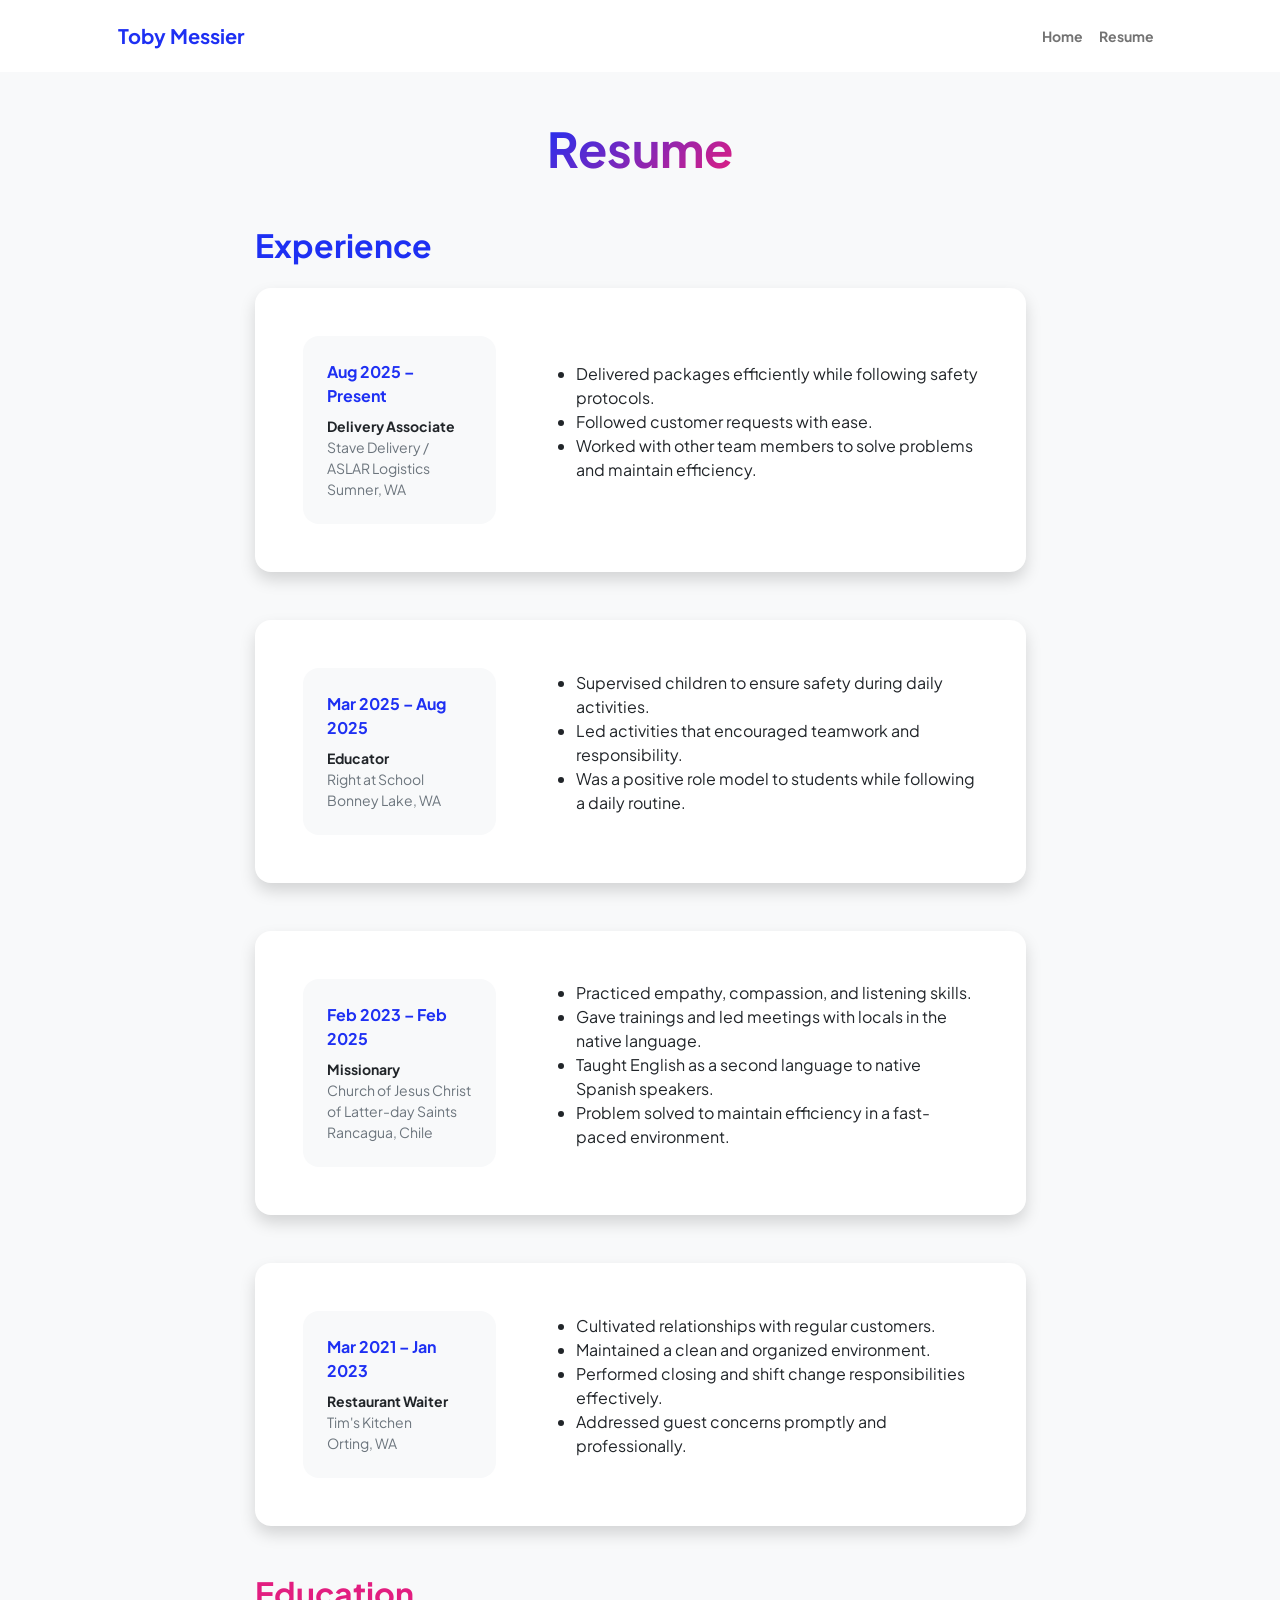
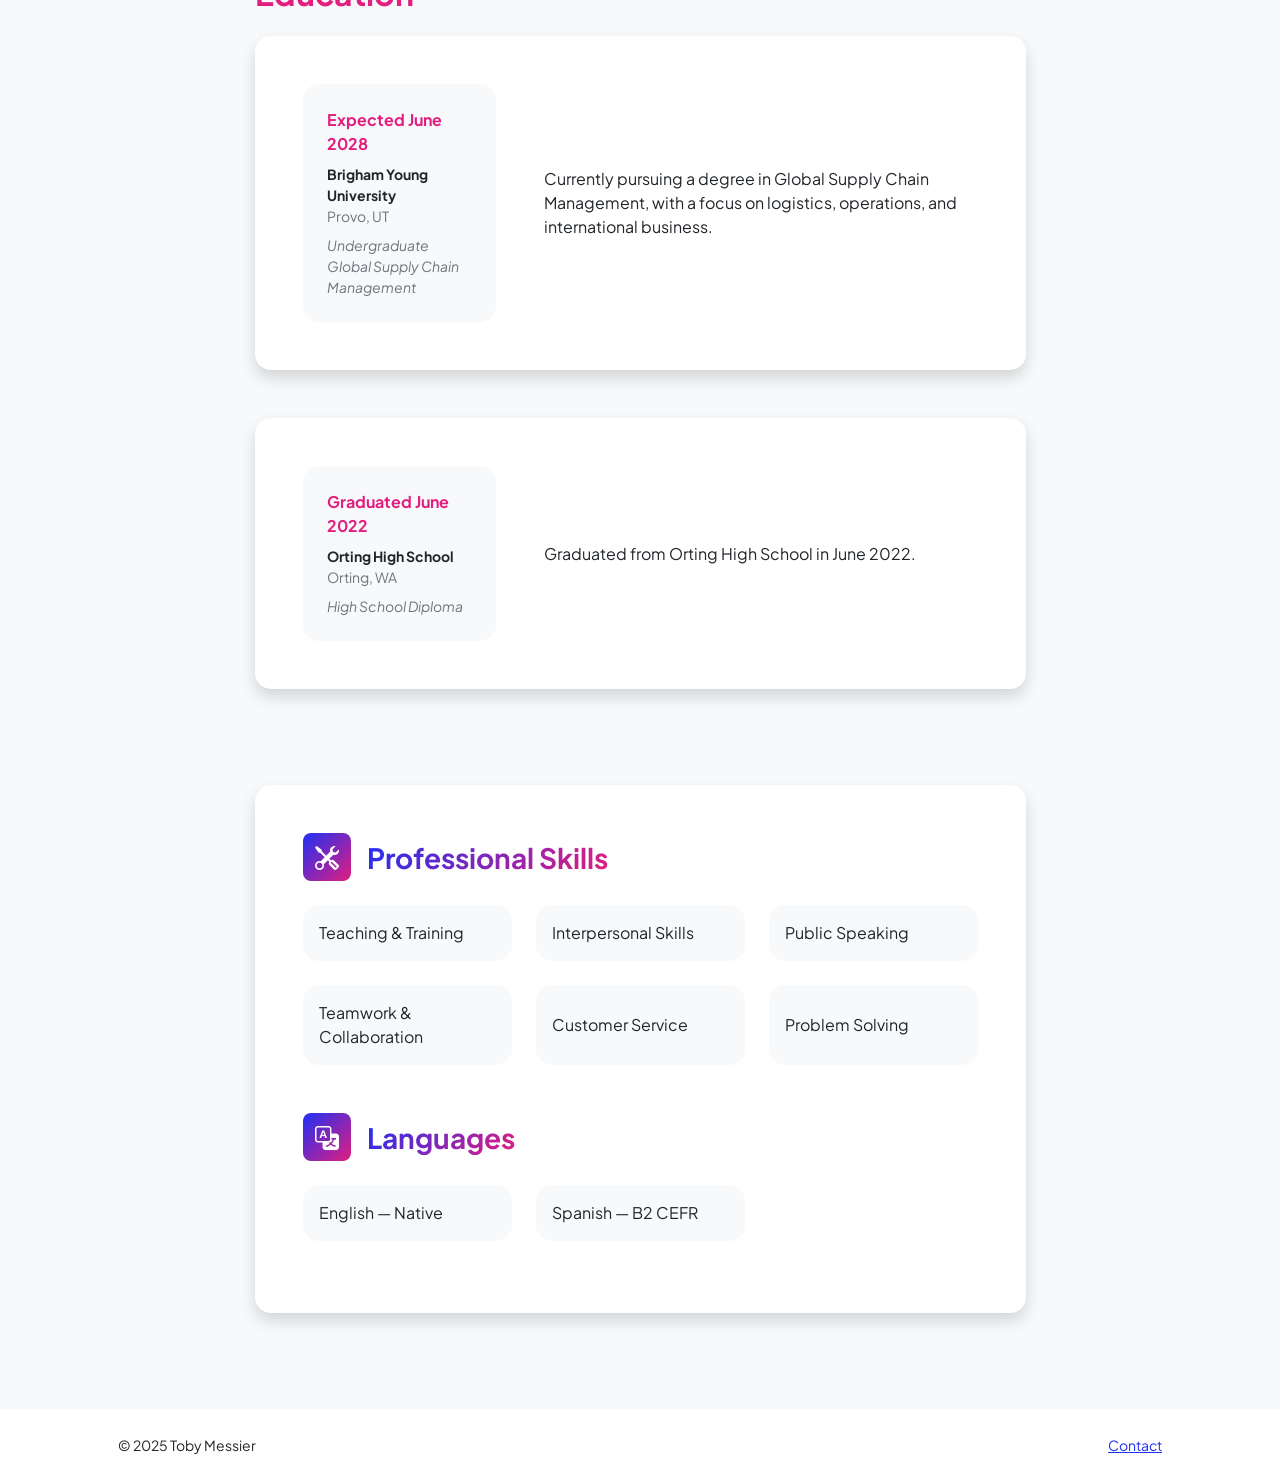
<file: resume.html>
<!DOCTYPE html>
<html lang="en">
    <head>
        <meta charset="utf-8" />
        <meta name="viewport" content="width=device-width, initial-scale=1, shrink-to-fit=no" />
        <title>Resume — Toby Messier</title>
        <!-- Favicon -->
        <link rel="icon" type="image/x-icon" href="assets/favicon.ico" />
        <!-- Google Font -->
        <link rel="preconnect" href="https://fonts.googleapis.com" />
        <link rel="preconnect" href="https://fonts.gstatic.com" crossorigin />
        <link href="https://fonts.googleapis.com/css2?family=Plus+Jakarta+Sans:wght@100;200;300;400;500;600;700;800;900&display=swap" rel="stylesheet" />
        <!-- Bootstrap Icons -->
        <link href="https://cdn.jsdelivr.net/npm/bootstrap-icons@1.8.1/font/bootstrap-icons.css" rel="stylesheet" />
        <!-- Theme CSS -->
        <link href="css/styles.css" rel="stylesheet" />
    </head>
    <body class="d-flex flex-column h-100 bg-light">
        <main class="flex-shrink-0">


            <!-- Navigation -->
            <nav class="navbar navbar-expand-lg navbar-light bg-white py-3">
                <div class="container px-5">
                    <a class="navbar-brand" href="index.html"><span class="fw-bolder text-primary">Toby Messier</span></a>
                    <button class="navbar-toggler" type="button" data-bs-toggle="collapse" data-bs-target="#navbarSupportedContent" aria-controls="navbarSupportedContent" aria-expanded="false" aria-label="Toggle navigation"><span class="navbar-toggler-icon"></span></button>
                    <div class="collapse navbar-collapse" id="navbarSupportedContent">
                        <ul class="navbar-nav ms-auto mb-2 mb-lg-0 small fw-bolder">
                            <li class="nav-item"><a class="nav-link" href="index.html">Home</a></li>
                            <li class="nav-item"><a class="nav-link" href="resume.html">Resume</a></li>
                        </ul>
                    </div>
                </div>
            </nav>


            <!-- Page Content -->
            <div class="container px-5 my-5">
                <div class="text-center mb-5">
                    <h1 class="display-5 fw-bolder mb-0"><span class="text-gradient d-inline">Resume</span></h1>
                </div>
                <div class="row gx-5 justify-content-center">
                    <div class="col-lg-11 col-xl-9 col-xxl-8">


                        <!-- Experience Section -->
                        <section>
                            <div class="d-flex align-items-center justify-content-between mb-4">
                                <h2 class="text-primary fw-bolder mb-0">Experience</h2>
                            </div>

                            <!-- Delivery Associate -->
                            <div class="card shadow border-0 rounded-4 mb-5">
                                <div class="card-body p-5">
                                    <div class="row align-items-center gx-5">
                                        <div class="col text-center text-lg-start mb-4 mb-lg-0">
                                            <div class="bg-light p-4 rounded-4">
                                                <div class="text-primary fw-bolder mb-2">Aug 2025 – Present</div>
                                                <div class="small fw-bolder">Delivery Associate</div>
                                                <div class="small text-muted">Stave Delivery / ASLAR Logistics</div>
                                                <div class="small text-muted">Sumner, WA</div>
                                            </div>
                                        </div>
                                        <div class="col-lg-8">
                                            <ul>
                                                <li>Delivered packages efficiently while following safety protocols.</li>
                                                <li>Followed customer requests with ease.</li>
                                                <li>Worked with other team members to solve problems and maintain efficiency.</li>
                                            </ul>
                                        </div>
                                    </div>
                                </div>
                            </div>

                            <!-- Educator -->
                            <div class="card shadow border-0 rounded-4 mb-5">
                                <div class="card-body p-5">
                                    <div class="row align-items-center gx-5">
                                        <div class="col text-center text-lg-start mb-4 mb-lg-0">
                                            <div class="bg-light p-4 rounded-4">
                                                <div class="text-primary fw-bolder mb-2">Mar 2025 – Aug 2025</div>
                                                <div class="small fw-bolder">Educator</div>
                                                <div class="small text-muted">Right at School</div>
                                                <div class="small text-muted">Bonney Lake, WA</div>
                                            </div>
                                        </div>
                                        <div class="col-lg-8">
                                            <ul>
                                                <li>Supervised children to ensure safety during daily activities.</li>
                                                <li>Led activities that encouraged teamwork and responsibility.</li>
                                                <li>Was a positive role model to students while following a daily routine.</li>
                                            </ul>
                                        </div>
                                    </div>
                                </div>
                            </div>

                            <!-- Missionary -->
                            <div class="card shadow border-0 rounded-4 mb-5">
                                <div class="card-body p-5">
                                    <div class="row align-items-center gx-5">
                                        <div class="col text-center text-lg-start mb-4 mb-lg-0">
                                            <div class="bg-light p-4 rounded-4">
                                                <div class="text-primary fw-bolder mb-2">Feb 2023 – Feb 2025</div>
                                                <div class="small fw-bolder">Missionary</div>
                                                <div class="small text-muted">Church of Jesus Christ of Latter-day Saints</div>
                                                <div class="small text-muted">Rancagua, Chile</div>
                                            </div>
                                        </div>
                                        <div class="col-lg-8">
                                            <ul>
                                                <li>Practiced empathy, compassion, and listening skills.</li>
                                                <li>Gave trainings and led meetings with locals in the native language.</li>
                                                <li>Taught English as a second language to native Spanish speakers.</li>
                                                <li>Problem solved to maintain efficiency in a fast-paced environment.</li>
                                            </ul>
                                        </div>
                                    </div>
                                </div>
                            </div>

                            <!-- Restaurant Waiter -->
                            <div class="card shadow border-0 rounded-4 mb-5">
                                <div class="card-body p-5">
                                    <div class="row align-items-center gx-5">
                                        <div class="col text-center text-lg-start mb-4 mb-lg-0">
                                            <div class="bg-light p-4 rounded-4">
                                                <div class="text-primary fw-bolder mb-2">Mar 2021 – Jan 2023</div>
                                                <div class="small fw-bolder">Restaurant Waiter</div>
                                                <div class="small text-muted">Tim's Kitchen</div>
                                                <div class="small text-muted">Orting, WA</div>
                                            </div>
                                        </div>
                                        <div class="col-lg-8">
                                            <ul>
                                                <li>Cultivated relationships with regular customers.</li>
                                                <li>Maintained a clean and organized environment.</li>
                                                <li>Performed closing and shift change responsibilities effectively.</li>
                                                <li>Addressed guest concerns promptly and professionally.</li>
                                            </ul>
                                        </div>
                                    </div>
                                </div>
                            </div>
                        </section>


                        <!-- Education Section -->
                        <section>
                            <h2 class="text-secondary fw-bolder mb-4">Education</h2>

                            <!-- BYU -->
                            <div class="card shadow border-0 rounded-4 mb-5">
                                <div class="card-body p-5">
                                    <div class="row align-items-center gx-5">
                                        <div class="col text-center text-lg-start mb-4 mb-lg-0">
                                            <div class="bg-light p-4 rounded-4">
                                                <div class="text-secondary fw-bolder mb-2">Expected June 2028</div>
                                                <div class="mb-2">
                                                    <div class="small fw-bolder">Brigham Young University</div>
                                                    <div class="small text-muted">Provo, UT</div>
                                                </div>
                                                <div class="fst-italic">
                                                    <div class="small text-muted">Undergraduate</div>
                                                    <div class="small text-muted">Global Supply Chain Management</div>
                                                </div>
                                            </div>
                                        </div>
                                        <div class="col-lg-8">
                                            <div>Currently pursuing a degree in Global Supply Chain Management, with a focus on logistics, operations, and international business.</div>
                                        </div>
                                    </div>
                                </div>
                            </div>

                            <!-- Orting High School -->
                            <div class="card shadow border-0 rounded-4 mb-5">
                                <div class="card-body p-5">
                                    <div class="row align-items-center gx-5">
                                        <div class="col text-center text-lg-start mb-4 mb-lg-0">
                                            <div class="bg-light p-4 rounded-4">
                                                <div class="text-secondary fw-bolder mb-2">Graduated June 2022</div>
                                                <div class="mb-2">
                                                    <div class="small fw-bolder">Orting High School</div>
                                                    <div class="small text-muted">Orting, WA</div>
                                                </div>
                                                <div class="fst-italic">
                                                    <div class="small text-muted">High School Diploma</div>
                                                </div>
                                            </div>
                                        </div>
                                        <div class="col-lg-8">
                                            <div>Graduated from Orting High School in June 2022.</div>
                                        </div>
                                    </div>
                                </div>
                            </div>
                        </section>


                        <div class="pb-5"></div>


                        <!-- Skills Section -->
                        <section>
                            <div class="card shadow border-0 rounded-4 mb-5">
                                <div class="card-body p-5">

                                    <!-- Professional Skills -->
                                    <div class="mb-5">
                                        <div class="d-flex align-items-center mb-4">
                                            <div class="feature bg-primary bg-gradient-primary-to-secondary text-white rounded-3 me-3"><i class="bi bi-tools"></i></div>
                                            <h3 class="fw-bolder mb-0"><span class="text-gradient d-inline">Professional Skills</span></h3>
                                        </div>
                                        <div class="row row-cols-1 row-cols-md-3 mb-4">
                                            <div class="col mb-4 mb-md-0"><div class="d-flex align-items-center bg-light rounded-4 p-3 h-100">Teaching &amp; Training</div></div>
                                            <div class="col mb-4 mb-md-0"><div class="d-flex align-items-center bg-light rounded-4 p-3 h-100">Interpersonal Skills</div></div>
                                            <div class="col"><div class="d-flex align-items-center bg-light rounded-4 p-3 h-100">Public Speaking</div></div>
                                        </div>
                                        <div class="row row-cols-1 row-cols-md-3">
                                            <div class="col mb-4 mb-md-0"><div class="d-flex align-items-center bg-light rounded-4 p-3 h-100">Teamwork &amp; Collaboration</div></div>
                                            <div class="col mb-4 mb-md-0"><div class="d-flex align-items-center bg-light rounded-4 p-3 h-100">Customer Service</div></div>
                                            <div class="col"><div class="d-flex align-items-center bg-light rounded-4 p-3 h-100">Problem Solving</div></div>
                                        </div>
                                    </div>

                                    <!-- Languages -->
                                    <div class="mb-0">
                                        <div class="d-flex align-items-center mb-4">
                                            <div class="feature bg-primary bg-gradient-primary-to-secondary text-white rounded-3 me-3"><i class="bi bi-translate"></i></div>
                                            <h3 class="fw-bolder mb-0"><span class="text-gradient d-inline">Languages</span></h3>
                                        </div>
                                        <div class="row row-cols-1 row-cols-md-3 mb-4">
                                            <div class="col mb-4 mb-md-0"><div class="d-flex align-items-center bg-light rounded-4 p-3 h-100">English — Native</div></div>
                                            <div class="col mb-4 mb-md-0"><div class="d-flex align-items-center bg-light rounded-4 p-3 h-100">Spanish — B2 CEFR</div></div>
                                        </div>
                                    </div>

                                </div>
                            </div>
                        </section>


                    </div>
                </div>
            </div>


        </main>


        <!-- Footer -->
        <footer class="bg-white py-4 mt-auto">
            <div class="container px-5">
                <div class="row align-items-center justify-content-between flex-column flex-sm-row">
                    <div class="col-auto"><div class="small m-0">© 2025 Toby Messier</div></div>
                    <div class="col-auto">
                        <a class="small" href="mailto:messier.toby.g@gmail.com">Contact</a>
                    </div>
                </div>
            </div>
        </footer>


        <!-- Bootstrap JS -->
        <script src="https://cdn.jsdelivr.net/npm/bootstrap@5.2.3/dist/js/bootstrap.bundle.min.js"></script>
        <!-- Theme JS -->
        <script src="js/scripts.js"></script>


    </body>
</html>
</file>
<file: blog-style.css>
/* Body */
body {
  background-color: #131921;
  color: #cccccc;
  font-family: Georgia, serif;
  font-size: 17px;
  line-height: 1.8;
  margin: 0;
  padding: 0;
}


/* Navigation Bar */
#top-nav {
  background-color: #0f1318;
  border-bottom: 2px solid #FF9900;
  padding: 16px 32px;
}

.nav-inner {
  max-width: 800px;
  margin: 0 auto;
  display: flex;
  justify-content: space-between;
  align-items: center;
}

.nav-logo {
  color: white;
  font-family: Arial, sans-serif;
  font-size: 21px;
  font-weight: bold;
}

#top-nav nav a {
  color: #cccccc;
  font-family: Arial, sans-serif;
  font-size: 14px;
  margin-left: 20px;
  text-decoration: none;
}

#top-nav nav a:hover {
  color: #FF9900;
}


/* Page Header */
#blog-header {
  background-color: #1a1f2e;
  padding: 48px 32px;
  text-align: center;
  border-bottom: 1px solid #2a2a2a;
}

#blog-header h1 {
  font-family: Arial, sans-serif;
  font-size: 35px;
  color: white;
  margin-bottom: 12px;
}

#blog-header p {
  color: #cccccc;
  font-size: 16px;
}


/* Main Content Area */
#main-content {
  max-width: 800px;
  margin: 0 auto;
  padding: 40px 32px 80px;
}


/* Blog Sections */
.blog-section {
  margin-bottom: 56px;
  padding-bottom: 56px;
}

.blog-section h2 {
  font-family: Arial, sans-serif;
  font-size: 24px;
  color: white;
  margin-bottom: 16px;
}

.blog-section p {
  margin-bottom: 16px;
}


/* Images */
.blog-img {
  width: 100%;
  display: block;
  margin: 20px 0;
}

.img-row {
  display: grid;
  grid-template-columns: 1fr 1fr;
  gap: 16px;
  margin: 20px 0;
}


/* Schedule List */
.schedule-list {
  list-style: none;
  padding: 0;
  margin: 16px 0;
  border: none;
}

.schedule-list li {
  padding: 8px 0;
  border: none;
}

.schedule-list li span.time {
  font-family: Arial, sans-serif;
  font-weight: bold;
  color: #FF9900;
  margin-right: 12px;
}


/* How Each Stop Works List */
.stop-steps {
  padding-left: 24px;
  margin: 16px 0;
}

.stop-steps > li {
  color: white;
  font-family: Arial, sans-serif;
  font-weight: bold;
  margin-bottom: 12px;
}

.stop-steps ul {
  padding-left: 24px;
  margin-top: 5px;
}

.stop-steps ul li {
  color: #cccccc;
  font-weight: normal;
  font-size: 15px;
}


/* Stories Section */
.story-card {
  margin-bottom: 32px;
}

.story-card h3 {
  font-family: Arial, sans-serif;
  color: white;
  margin-bottom: 8px;
}

.story-card p {
  font-size: 16px;
  color: #cccccc;
}


/* Embedded Video */
.video-wrapper {
  position: relative;
  padding-bottom: 56.25%;
  height: 0;
  overflow: hidden;
  margin: 20px 0;
}

.video-wrapper iframe {
  position: absolute;
  top: 0;
  left: 0;
  width: 100%;
  height: 100%;
  border: 0;
}


/* Tableau Graph */
.tableau-wrapper {
  margin: 20px 0;
  min-height: 400px;
  background-color: #1a1f2e;
  border: 1px solid #2a2a2a;
  display: flex;
  align-items: center;
  justify-content: center;
  text-align: center;
  padding: 32px;
  color: #888888;
}


/* Footer */
#blog-footer {
  background-color: #0f1318;
  border-top: 2px solid #FF9900;
  padding: 32px;
  text-align: center;
  font-family: Arial, sans-serif;
  font-size: 14px;
}

#blog-footer a {
  color: #cccccc;
  margin: 0 10px;
  text-decoration: none;
}

#blog-footer a:hover {
  color: #FF9900;
}
</file>
